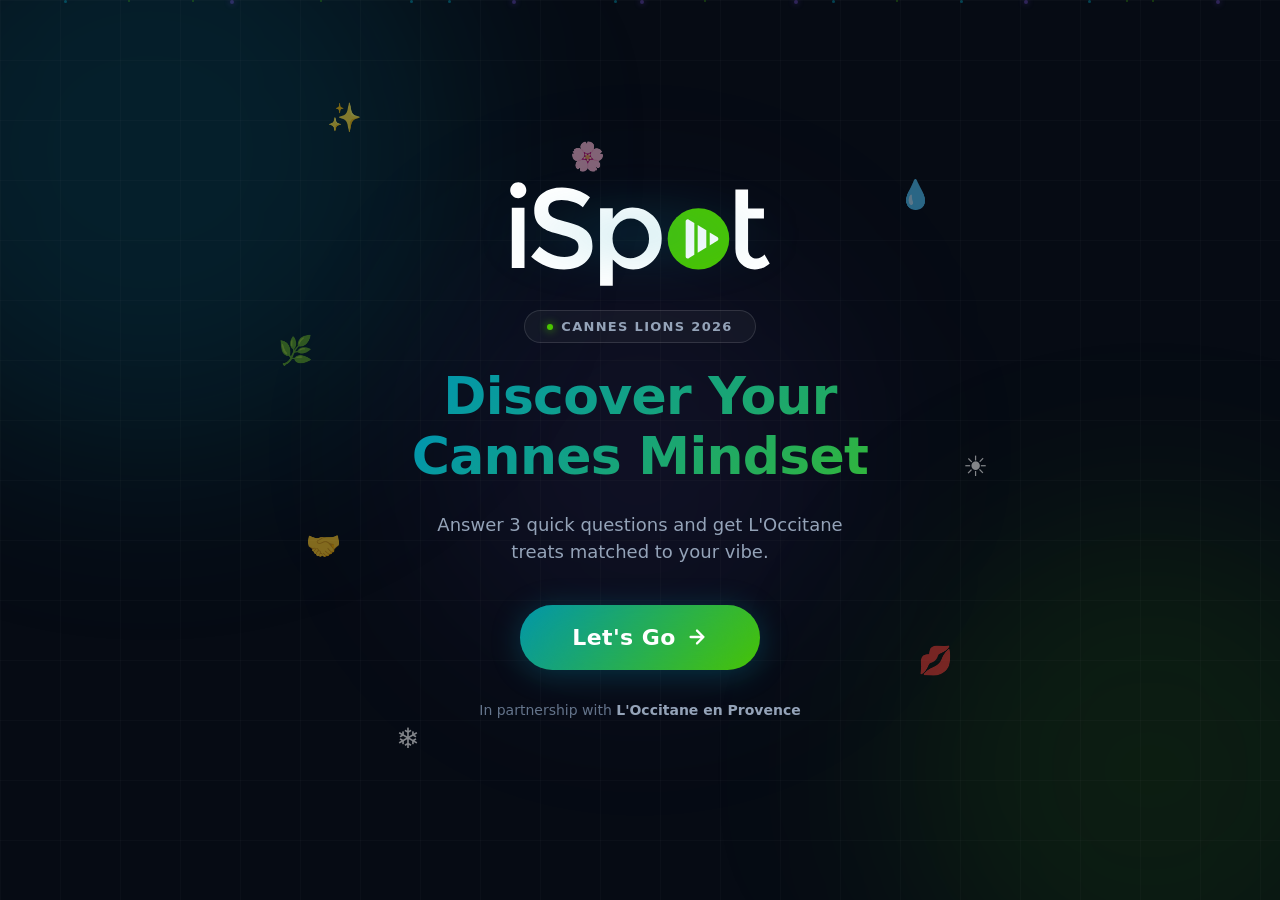
<file: index.html>
<!DOCTYPE html>
<html lang="en">
<head>
  <meta charset="UTF-8">
  <meta name="viewport" content="width=device-width, initial-scale=1, maximum-scale=1, user-scalable=no">
  <meta name="apple-mobile-web-app-capable" content="yes">
  <meta name="apple-mobile-web-app-status-bar-style" content="black-translucent">
  <meta name="apple-mobile-web-app-title" content="iSpot Cannes">
  <title>iSpot - Discover Your Cannes Mindset</title>
  <link rel="manifest" href="manifest.json">
  <link rel="apple-touch-icon" href="icon-192.png">
  <link rel="stylesheet" href="styles.css">
</head>
<body>
  <div class="app-container">
    <!-- Ambient background -->
    <div class="app-bg">
      <div class="bg-orb bg-orb--teal"></div>
      <div class="bg-orb bg-orb--green"></div>
      <div class="bg-orb bg-orb--purple"></div>
      <div class="bg-grid"></div>
      <div class="bg-particles">
        <span></span><span></span><span></span><span></span><span></span>
        <span></span><span></span><span></span><span></span><span></span>
        <span></span><span></span><span></span><span></span><span></span>
        <span></span><span></span><span></span><span></span><span></span>
      </div>
    </div>

    <!-- Confetti canvas (results) -->
    <canvas id="confetti-canvas"></canvas>

    <!-- ===== SCREEN 1: WELCOME ===== -->
    <section id="screen-welcome" class="screen screen--active">
      <div class="welcome-content">
        <!-- Floating emoji decorations -->
        <div class="welcome-floaters">
          <span class="floater">✨</span>
          <span class="floater">💧</span>
          <span class="floater">🤝</span>
          <span class="floater">💋</span>
          <span class="floater">🌿</span>
          <span class="floater">❄️</span>
          <span class="floater">🌸</span>
          <span class="floater">☀️</span>
        </div>

        <div class="welcome-logo" id="logo-tap-target">
          <img class="ispot-logo" src="iSpot-Logo_Light.svg" alt="iSpot">
          <div class="logo-glow"></div>
        </div>
        <div class="welcome-badge">
          <span class="badge-dot"></span>
          Cannes Lions 2026
        </div>
        <h1 class="welcome-title">
          <span class="title-line title-line--1">Discover Your</span>
          <span class="title-line title-line--2">Cannes Mindset</span>
        </h1>
        <p class="welcome-subtitle">Answer 3 quick questions and get L'Occitane treats matched to your vibe.</p>
        <button class="btn-start" id="btn-start">
          <span class="btn-start__text">Let's Go</span>
          <span class="btn-start__glow"></span>
          <span class="btn-start__shimmer"></span>
          <svg class="btn-start__arrow" viewBox="0 0 24 24" fill="none" stroke="currentColor" stroke-width="2.5" stroke-linecap="round" stroke-linejoin="round"><path d="M5 12h14M12 5l7 7-7 7"/></svg>
        </button>
        <div class="welcome-footer">
          In partnership with <strong>L'Occitane en Provence</strong>
        </div>
      </div>
    </section>

    <!-- ===== SCREEN 2: CONTACT INFO ===== -->
    <section id="screen-contact" class="screen">
      <div class="contact-content">
        <h2 class="contact-title">Tell us about yourself</h2>
        <p class="contact-subtitle">So we can personalize your experience</p>
        <form class="contact-form" id="contact-form" autocomplete="off">
          <div class="contact-row">
            <div class="contact-field">
              <label class="contact-label" for="contact-first">First Name</label>
              <input class="contact-input" type="text" id="contact-first" required placeholder="First name">
            </div>
            <div class="contact-field">
              <label class="contact-label" for="contact-last">Last Name</label>
              <input class="contact-input" type="text" id="contact-last" required placeholder="Last name">
            </div>
          </div>
          <div class="contact-row">
            <div class="contact-field">
              <label class="contact-label" for="contact-title">Title</label>
              <input class="contact-input" type="text" id="contact-title" required placeholder="Job title">
            </div>
            <div class="contact-field">
              <label class="contact-label" for="contact-company">Company</label>
              <input class="contact-input" type="text" id="contact-company" required placeholder="Company">
            </div>
          </div>
          <div class="contact-row">
            <div class="contact-field contact-field--full">
              <label class="contact-label" for="contact-email">Email</label>
              <input class="contact-input" type="email" id="contact-email" required placeholder="Email address">
            </div>
          </div>
          <button class="btn-start btn-contact-submit" type="submit" id="btn-contact-submit">
            <span class="btn-start__text">Start the Quiz</span>
            <span class="btn-start__glow"></span>
            <span class="btn-start__shimmer"></span>
            <svg class="btn-start__arrow" viewBox="0 0 24 24" fill="none" stroke="currentColor" stroke-width="2.5" stroke-linecap="round" stroke-linejoin="round"><path d="M5 12h14M12 5l7 7-7 7"/></svg>
          </button>
        </form>
      </div>
    </section>

    <!-- ===== SCREEN 3: QUESTIONS ===== -->
    <section id="screen-question" class="screen">
      <div class="question-layout">
        <header class="question-header">
          <img class="ispot-logo-sm" src="iSpot-Logo_Light.svg" alt="iSpot">
          <div class="progress-bar">
            <div class="progress-bar__fill" id="progress-fill"></div>
            <div class="progress-bar__shimmer"></div>
          </div>
          <div class="question-counter" id="question-counter">Q1 of 3</div>
        </header>

        <!-- Floating emoji for current question -->
        <div class="question-emoji" id="question-emoji"></div>

        <div class="question-body">
          <h2 class="question-text" id="question-text"></h2>
          <div class="answer-grid" id="answer-grid">
            <button class="answer-card" data-index="0">
              <span class="answer-card__emoji" id="answer-emoji-0"></span>
              <span class="answer-card__letter">A</span>
              <span class="answer-card__text" id="answer-0"></span>
              <span class="answer-card__check">
                <svg viewBox="0 0 24 24" fill="none" stroke="currentColor" stroke-width="3" stroke-linecap="round" stroke-linejoin="round"><polyline points="20 6 9 17 4 12"/></svg>
              </span>
            </button>
            <button class="answer-card" data-index="1">
              <span class="answer-card__emoji" id="answer-emoji-1"></span>
              <span class="answer-card__letter">B</span>
              <span class="answer-card__text" id="answer-1"></span>
              <span class="answer-card__check">
                <svg viewBox="0 0 24 24" fill="none" stroke="currentColor" stroke-width="3" stroke-linecap="round" stroke-linejoin="round"><polyline points="20 6 9 17 4 12"/></svg>
              </span>
            </button>
            <button class="answer-card" data-index="2">
              <span class="answer-card__emoji" id="answer-emoji-2"></span>
              <span class="answer-card__letter">C</span>
              <span class="answer-card__text" id="answer-2"></span>
              <span class="answer-card__check">
                <svg viewBox="0 0 24 24" fill="none" stroke="currentColor" stroke-width="3" stroke-linecap="round" stroke-linejoin="round"><polyline points="20 6 9 17 4 12"/></svg>
              </span>
            </button>
          </div>
        </div>

        <footer class="question-footer">
          <span class="partnership-text">Samples by L'Occitane en Provence</span>
        </footer>
      </div>
    </section>

    <!-- ===== SCREEN 4: ANALYZING ===== -->
    <section id="screen-analyzing" class="screen">
      <div class="analyzing-content">
        <div class="analyzing-orb">
          <div class="analyzing-orb__core"></div>
          <div class="analyzing-orb__ring analyzing-orb__ring--1"></div>
          <div class="analyzing-orb__ring analyzing-orb__ring--2"></div>
          <div class="analyzing-orb__ring analyzing-orb__ring--3"></div>
          <div class="analyzing-orb__particles">
            <span></span><span></span><span></span><span></span>
            <span></span><span></span><span></span><span></span>
          </div>
        </div>
        <p class="analyzing-text" id="analyzing-text">Sage is reading your vibe...</p>
        <div class="analyzing-bar">
          <div class="analyzing-bar__fill" id="analyzing-bar-fill"></div>
        </div>
      </div>
    </section>

    <!-- ===== SCREEN 5: RESULTS ===== -->
    <section id="screen-results" class="screen">
      <div class="results-content">
        <div class="results-sparkles">
          <span></span><span></span><span></span><span></span><span></span>
          <span></span><span></span><span></span><span></span><span></span>
        </div>

        <div class="results-header">
          <p class="results-label">Sage says your Cannes mindset is...</p>
          <h2 class="results-archetype-name" id="results-archetype-name"></h2>
          <p class="results-archetype-desc" id="results-archetype-desc"></p>
        </div>

        <div class="results-products-label">Your L'Occitane Samples</div>
        <div class="results-product-list" id="results-product-list"></div>

        <div class="results-footer">
          <p class="results-collect">
            <span class="collect-icon">
              <svg viewBox="0 0 24 24" fill="none" stroke="currentColor" stroke-width="2" stroke-linecap="round" stroke-linejoin="round"><path d="M12 2L2 7l10 5 10-5-10-5z"/><path d="M2 17l10 5 10-5"/><path d="M2 12l10 5 10-5"/></svg>
            </span>
            Show this screen to collect your samples
          </p>
          <div class="results-branding">
            <span>Powered by <strong>iSpot</strong></span>
            <span class="results-divider">|</span>
            <span>Samples by <strong>L'Occitane en Provence</strong></span>
          </div>
        </div>
      </div>
    </section>
  </div>

  <script src="app.js"></script>
  <script>
    if ('serviceWorker' in navigator) {
      navigator.serviceWorker.register('./sw.js').then(reg => {
        reg.addEventListener('updatefound', () => {
          const newWorker = reg.installing;
          if (newWorker) {
            newWorker.addEventListener('statechange', () => {
              if (newWorker.state === 'activated') {
                window.location.reload();
              }
            });
          }
        });
      }).catch(() => {});
    }
  </script>
</body>
</html>
</file>
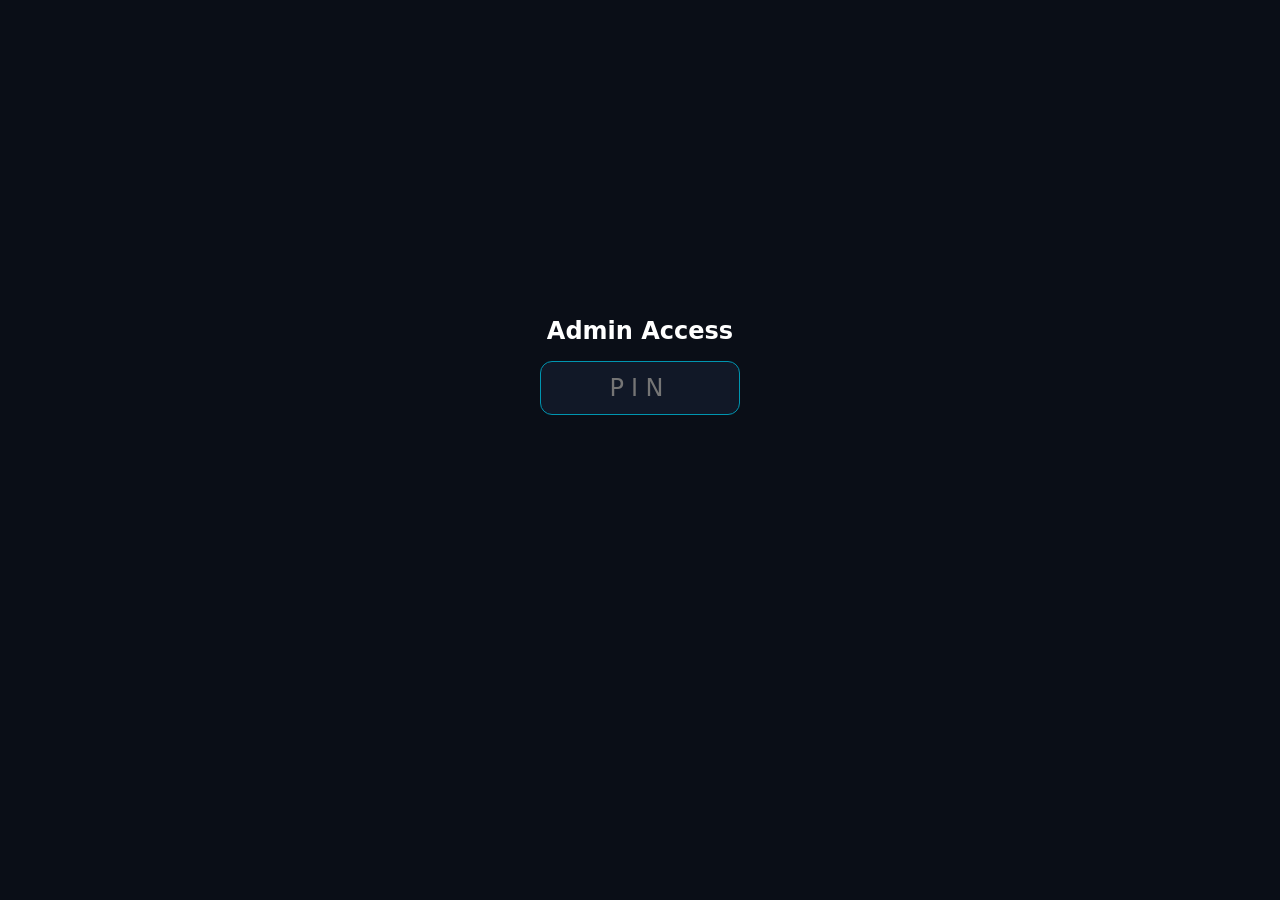
<file: admin.html>
<!DOCTYPE html>
<html lang="en">
<head>
  <meta charset="UTF-8">
  <meta name="viewport" content="width=device-width, initial-scale=1">
  <title>iSpot Cannes — Admin Dashboard</title>
  <link rel="manifest" href="manifest.json">
  <style>
    :root {
      --color-bg: #0A0E17;
      --color-surface: #111827;
      --color-surface-alt: #1E293B;
      --color-primary: #0095B0;
      --color-accent: #4AC500;
      --color-gold: #D4A853;
      --color-text: #FFFFFF;
      --color-text-secondary: #94A3B8;
      --color-text-dim: #64748B;
      --color-danger: #EF4444;
      --gradient-primary: linear-gradient(135deg, #0095B0, #4AC500);
      --font: -apple-system, BlinkMacSystemFont, 'SF Pro Display', system-ui, sans-serif;
      --radius: 12px;
    }

    * { margin: 0; padding: 0; box-sizing: border-box; }

    body {
      font-family: var(--font);
      background: var(--color-bg);
      color: var(--color-text);
      min-height: 100vh;
      padding: 24px;
    }

    /* --- PIN Gate --- */
    .pin-gate {
      display: flex;
      flex-direction: column;
      align-items: center;
      justify-content: center;
      min-height: 80vh;
      gap: 16px;
    }

    .pin-gate h2 {
      font-size: 24px;
      font-weight: 600;
    }

    .pin-gate input {
      width: 200px;
      padding: 12px 20px;
      font-size: 24px;
      text-align: center;
      letter-spacing: 0.3em;
      background: var(--color-surface);
      border: 1.5px solid rgba(255,255,255,0.1);
      border-radius: var(--radius);
      color: var(--color-text);
      font-family: var(--font);
      outline: none;
      -webkit-text-security: disc;
    }

    .pin-gate input:focus {
      border-color: var(--color-primary);
    }

    .pin-error {
      color: var(--color-danger);
      font-size: 14px;
      height: 20px;
    }

    /* --- Dashboard --- */
    .dashboard { display: none; }
    .dashboard.active { display: block; }

    .dash-header {
      display: flex;
      justify-content: space-between;
      align-items: center;
      margin-bottom: 32px;
    }

    .dash-header h1 {
      font-size: 28px;
      font-weight: 700;
    }

    .dash-header h1 span {
      background: var(--gradient-primary);
      -webkit-background-clip: text;
      -webkit-text-fill-color: transparent;
      background-clip: text;
    }

    .dash-updated {
      font-size: 13px;
      color: var(--color-text-dim);
    }

    .back-link {
      color: var(--color-primary);
      text-decoration: none;
      font-size: 14px;
      font-weight: 500;
    }

    /* --- Stats Cards --- */
    .stats-row {
      display: grid;
      grid-template-columns: repeat(4, 1fr);
      gap: 16px;
      margin-bottom: 32px;
    }

    .stat-card {
      background: var(--color-surface);
      border: 1px solid rgba(255,255,255,0.06);
      border-radius: var(--radius);
      padding: 20px;
    }

    .stat-card__label {
      font-size: 13px;
      font-weight: 500;
      color: var(--color-text-dim);
      text-transform: uppercase;
      letter-spacing: 0.05em;
      margin-bottom: 8px;
    }

    .stat-card__value {
      font-size: 36px;
      font-weight: 700;
      letter-spacing: -0.02em;
    }

    .stat-card__sub {
      font-size: 13px;
      color: var(--color-text-secondary);
      margin-top: 4px;
    }

    /* --- Sections --- */
    .section {
      margin-bottom: 32px;
    }

    .section h2 {
      font-size: 18px;
      font-weight: 600;
      margin-bottom: 16px;
      color: var(--color-text-secondary);
    }

    /* --- Archetype Distribution --- */
    .dist-list {
      display: flex;
      flex-direction: column;
      gap: 12px;
    }

    .dist-item {
      display: flex;
      align-items: center;
      gap: 16px;
    }

    .dist-item__name {
      width: 200px;
      font-size: 14px;
      font-weight: 500;
      flex-shrink: 0;
    }

    .dist-item__bar-bg {
      flex: 1;
      height: 28px;
      background: var(--color-surface);
      border-radius: 6px;
      overflow: hidden;
      position: relative;
    }

    .dist-item__bar-fill {
      height: 100%;
      border-radius: 6px;
      transition: width 600ms cubic-bezier(0.16, 1, 0.3, 1);
      min-width: 2px;
    }

    .dist-item__count {
      width: 80px;
      text-align: right;
      font-size: 14px;
      font-weight: 600;
      flex-shrink: 0;
    }

    .dist-item__pct {
      color: var(--color-text-dim);
      font-weight: 400;
      margin-left: 4px;
    }

    /* --- Answer Breakdown --- */
    .question-breakdown {
      background: var(--color-surface);
      border: 1px solid rgba(255,255,255,0.06);
      border-radius: var(--radius);
      padding: 20px;
      margin-bottom: 16px;
    }

    .question-breakdown h3 {
      font-size: 15px;
      font-weight: 600;
      margin-bottom: 12px;
      color: var(--color-text);
    }

    .qb-option {
      display: flex;
      align-items: center;
      gap: 12px;
      margin-bottom: 8px;
    }

    .qb-option__letter {
      width: 24px;
      height: 24px;
      border-radius: 4px;
      background: rgba(255,255,255,0.06);
      display: flex;
      align-items: center;
      justify-content: center;
      font-size: 12px;
      font-weight: 700;
      color: var(--color-text-secondary);
      flex-shrink: 0;
    }

    .qb-option__bar-bg {
      flex: 1;
      height: 20px;
      background: var(--color-surface-alt);
      border-radius: 4px;
      overflow: hidden;
    }

    .qb-option__bar-fill {
      height: 100%;
      background: var(--gradient-primary);
      border-radius: 4px;
      transition: width 600ms cubic-bezier(0.16, 1, 0.3, 1);
      min-width: 2px;
    }

    .qb-option__count {
      width: 40px;
      text-align: right;
      font-size: 13px;
      font-weight: 500;
      color: var(--color-text-secondary);
      flex-shrink: 0;
    }

    /* --- Recent Sessions Table --- */
    .table-wrap {
      background: var(--color-surface);
      border: 1px solid rgba(255,255,255,0.06);
      border-radius: var(--radius);
      overflow: hidden;
      max-height: 400px;
      overflow-y: auto;
    }

    table {
      width: 100%;
      border-collapse: collapse;
      font-size: 13px;
    }

    thead {
      position: sticky;
      top: 0;
      background: var(--color-surface-alt);
      z-index: 1;
    }

    th {
      text-align: left;
      padding: 12px 16px;
      font-weight: 600;
      color: var(--color-text-dim);
      text-transform: uppercase;
      letter-spacing: 0.05em;
      font-size: 11px;
    }

    td {
      padding: 10px 16px;
      border-top: 1px solid rgba(255,255,255,0.04);
      color: var(--color-text-secondary);
    }

    tr:hover td {
      background: rgba(255,255,255,0.02);
    }

    .td-archetype {
      color: var(--color-text);
      font-weight: 500;
    }

    /* --- Action Buttons --- */
    .actions {
      display: flex;
      gap: 12px;
      margin-bottom: 32px;
    }

    .btn {
      padding: 10px 24px;
      border: none;
      border-radius: 8px;
      font-family: var(--font);
      font-size: 14px;
      font-weight: 600;
      cursor: pointer;
      transition: opacity 150ms ease;
    }

    .btn:active { opacity: 0.7; }

    .btn--primary {
      background: var(--gradient-primary);
      color: white;
    }

    .btn--secondary {
      background: var(--color-surface-alt);
      color: var(--color-text-secondary);
      border: 1px solid rgba(255,255,255,0.1);
    }

    .btn--danger {
      background: rgba(239, 68, 68, 0.15);
      color: var(--color-danger);
      border: 1px solid rgba(239, 68, 68, 0.3);
    }

    /* --- Clear Confirmation --- */
    .clear-confirm {
      display: none;
      align-items: center;
      gap: 12px;
      margin-top: 12px;
    }

    .clear-confirm.active { display: flex; }

    .clear-confirm input {
      padding: 8px 16px;
      background: var(--color-surface);
      border: 1px solid rgba(239, 68, 68, 0.3);
      border-radius: 8px;
      color: var(--color-text);
      font-family: var(--font);
      font-size: 14px;
      outline: none;
      width: 180px;
    }

    .clear-confirm span {
      font-size: 13px;
      color: var(--color-text-dim);
    }

    /* --- Empty State --- */
    .empty-state {
      text-align: center;
      padding: 48px;
      color: var(--color-text-dim);
      font-size: 16px;
    }
  </style>
</head>
<body>

  <!-- PIN Gate -->
  <div class="pin-gate" id="pin-gate">
    <h2>Admin Access</h2>
    <input type="tel" id="pin-input" maxlength="4" placeholder="PIN" autofocus>
    <p class="pin-error" id="pin-error"></p>
  </div>

  <!-- Dashboard -->
  <div class="dashboard" id="dashboard">
    <div class="dash-header">
      <div>
        <h1><span>iSpot</span> Cannes Admin</h1>
        <p class="dash-updated" id="last-updated"></p>
      </div>
      <a href="index.html" class="back-link">&larr; Back to Quiz</a>
    </div>

    <!-- Stats -->
    <div class="stats-row" id="stats-row"></div>

    <!-- Actions -->
    <div class="actions">
      <button class="btn btn--primary" id="btn-refresh">Refresh</button>
      <button class="btn btn--secondary" id="btn-export-csv">Export CSV</button>
      <button class="btn btn--secondary" id="btn-export-json">Export JSON</button>
      <button class="btn btn--danger" id="btn-clear">Clear All Data</button>
    </div>
    <div class="clear-confirm" id="clear-confirm">
      <span>Type CLEAR to confirm:</span>
      <input type="text" id="clear-input" placeholder="CLEAR">
      <button class="btn btn--danger" id="btn-clear-confirm">Confirm</button>
    </div>

    <!-- Archetype Distribution -->
    <div class="section">
      <h2>Archetype Distribution</h2>
      <div class="dist-list" id="dist-list"></div>
    </div>

    <!-- Answer Breakdown -->
    <div class="section">
      <h2>Answer Breakdown</h2>
      <div id="answer-breakdown"></div>
    </div>

    <!-- Recent Sessions -->
    <div class="section">
      <h2>Recent Sessions</h2>
      <div class="table-wrap" id="sessions-table"></div>
    </div>
  </div>

  <script>
    (function () {
      'use strict';

      const STORAGE_KEY = 'ispot_cannes_2026';
      const PIN = '2026';

      const ARCHETYPE_NAMES = {
        glowGetter: 'The Glow Getter',
        powerNetworker: 'The Power Networker',
        recharger: 'The Recharger'
      };

      const ARCHETYPE_COLORS = {
        glowGetter: '#5BA4CF',
        powerNetworker: '#D4A853',
        recharger: '#9B8EC4'
      };

      const ARCHETYPE_KEYS = Object.keys(ARCHETYPE_NAMES);

      const QUESTIONS = [
        {
          text: "First morning in Cannes — opening move?",
          options: ['Mirror check, camera-ready', 'Espresso + working the room', 'Slow start, ocean breeze']
        },
        {
          text: "After a 3-hour session — recharging how?",
          options: ['Quick refresh / touch-up', 'Drinks with new friends', 'Quiet corner to decompress']
        },
        {
          text: "Last night of Cannes?",
          options: ['Recommended dinner', 'Biggest party of the week', 'Face mask + room service']
        }
      ];

      // --- PIN Gate ---
      const pinInput = document.getElementById('pin-input');
      const pinError = document.getElementById('pin-error');

      pinInput.addEventListener('input', function () {
        pinError.textContent = '';
        if (this.value.length === 4) {
          if (this.value === PIN) {
            document.getElementById('pin-gate').style.display = 'none';
            document.getElementById('dashboard').classList.add('active');
            renderDashboard();
          } else {
            pinError.textContent = 'Incorrect PIN';
            this.value = '';
          }
        }
      });

      // --- Data ---
      function loadData() {
        try {
          const raw = localStorage.getItem(STORAGE_KEY);
          if (!raw) return null;
          const data = JSON.parse(raw);
          // Ensure archetypeCounts exists (migration from v1)
          if (!data.archetypeCounts) {
            data.archetypeCounts = { glowGetter: 0, powerNetworker: 0, recharger: 0 };
          }
          return data;
        } catch {
          return null;
        }
      }

      // --- Render Dashboard ---
      function renderDashboard() {
        const data = loadData();
        document.getElementById('last-updated').textContent = 'Updated: ' + new Date().toLocaleTimeString();

        if (!data || data.totalParticipants === 0) {
          renderEmpty();
          return;
        }

        renderStats(data);
        renderDistribution(data);
        renderAnswerBreakdown(data);
        renderSessions(data);
      }

      function renderEmpty() {
        document.getElementById('stats-row').innerHTML = '';
        document.getElementById('dist-list').innerHTML = '<div class="empty-state">No data yet. Complete a quiz to see stats.</div>';
        document.getElementById('answer-breakdown').innerHTML = '';
        document.getElementById('sessions-table').innerHTML = '';
      }

      function renderStats(data) {
        const total = data.totalParticipants;
        const avgDuration = data.sessions.length > 0
          ? Math.round(data.sessions.reduce((s, sess) => s + (sess.durationMs || 0), 0) / data.sessions.length / 1000)
          : 0;

        const counts = data.archetypeCounts || {};
        const mostPopular = ARCHETYPE_KEYS.reduce((a, b) =>
          (counts[a] || 0) >= (counts[b] || 0) ? a : b
        );
        const leastDistributed = ARCHETYPE_KEYS.reduce((a, b) =>
          (counts[a] || 0) <= (counts[b] || 0) ? a : b
        );

        document.getElementById('stats-row').innerHTML = `
          <div class="stat-card">
            <div class="stat-card__label">Total Participants</div>
            <div class="stat-card__value">${total}</div>
            <div class="stat-card__sub">${total * 2} samples given</div>
          </div>
          <div class="stat-card">
            <div class="stat-card__label">Avg. Duration</div>
            <div class="stat-card__value">${avgDuration}s</div>
            <div class="stat-card__sub">per quiz session</div>
          </div>
          <div class="stat-card">
            <div class="stat-card__label">Most Popular</div>
            <div class="stat-card__value" style="font-size:22px">${ARCHETYPE_NAMES[mostPopular]}</div>
            <div class="stat-card__sub">${counts[mostPopular] || 0} matched</div>
          </div>
          <div class="stat-card">
            <div class="stat-card__label">Least Distributed</div>
            <div class="stat-card__value" style="font-size:22px">${ARCHETYPE_NAMES[leastDistributed]}</div>
            <div class="stat-card__sub">${counts[leastDistributed] || 0} matched</div>
          </div>
        `;
      }

      function renderDistribution(data) {
        const counts = data.archetypeCounts || {};
        const maxCount = Math.max(...ARCHETYPE_KEYS.map(k => counts[k] || 0), 1);
        const totalSamples = ARCHETYPE_KEYS.reduce((s, k) => s + (counts[k] || 0), 0) || 1;

        document.getElementById('dist-list').innerHTML = ARCHETYPE_KEYS.map(key => {
          const count = counts[key] || 0;
          const pct = Math.round((count / totalSamples) * 100);
          const width = Math.round((count / maxCount) * 100);
          return `
            <div class="dist-item">
              <span class="dist-item__name">${ARCHETYPE_NAMES[key]}</span>
              <div class="dist-item__bar-bg">
                <div class="dist-item__bar-fill" style="width:${width}%;background:${ARCHETYPE_COLORS[key]}"></div>
              </div>
              <span class="dist-item__count">${count}<span class="dist-item__pct"> (${pct}%)</span></span>
            </div>
          `;
        }).join('');
      }

      function renderAnswerBreakdown(data) {
        const container = document.getElementById('answer-breakdown');
        const sessions = data.sessions;

        container.innerHTML = QUESTIONS.map((q, qi) => {
          const counts = [0, 0, 0];
          sessions.forEach(s => {
            if (s.answers && s.answers[qi] !== undefined) {
              counts[s.answers[qi]]++;
            }
          });
          const maxCount = Math.max(...counts, 1);

          return `
            <div class="question-breakdown">
              <h3>Q${qi + 1}: ${q.text}</h3>
              ${q.options.map((opt, oi) => `
                <div class="qb-option">
                  <span class="qb-option__letter">${String.fromCharCode(65 + oi)}</span>
                  <div class="qb-option__bar-bg">
                    <div class="qb-option__bar-fill" style="width:${Math.round((counts[oi] / maxCount) * 100)}%"></div>
                  </div>
                  <span class="qb-option__count">${counts[oi]}</span>
                </div>
              `).join('')}
            </div>
          `;
        }).join('');
      }

      function renderSessions(data) {
        const sessions = data.sessions.slice(-50).reverse();
        if (sessions.length === 0) {
          document.getElementById('sessions-table').innerHTML = '<div class="empty-state">No sessions recorded yet.</div>';
          return;
        }

        document.getElementById('sessions-table').innerHTML = `
          <table>
            <thead>
              <tr>
                <th>#</th>
                <th>Time</th>
                <th>Name</th>
                <th>Email</th>
                <th>Title</th>
                <th>Company</th>
                <th>Answers</th>
                <th>Archetype</th>
                <th>Duration</th>
              </tr>
            </thead>
            <tbody>
              ${sessions.map((s, i) => {
                const contact = s.contact || {};
                const name = [contact.firstName, contact.lastName].filter(Boolean).join(' ') || '—';
                const email = contact.email || '—';
                const title = contact.title || '—';
                const company = contact.company || '—';
                const archetype = s.result ? (ARCHETYPE_NAMES[s.result] || s.result) : ((s.results || []).join(' + '));
                return `
                  <tr>
                    <td>${data.sessions.length - i}</td>
                    <td>${new Date(s.timestamp).toLocaleString()}</td>
                    <td>${escapeHtml(name)}</td>
                    <td>${escapeHtml(email)}</td>
                    <td>${escapeHtml(title)}</td>
                    <td>${escapeHtml(company)}</td>
                    <td>${(s.answers || []).map(a => String.fromCharCode(65 + a)).join(', ')}</td>
                    <td class="td-archetype">${archetype}</td>
                    <td>${s.durationMs ? Math.round(s.durationMs / 1000) + 's' : '—'}</td>
                  </tr>
                `;
              }).join('')}
            </tbody>
          </table>
        `;
      }

      function escapeHtml(str) {
        const div = document.createElement('div');
        div.textContent = str;
        return div.innerHTML;
      }

      // --- Actions ---
      document.getElementById('btn-refresh').addEventListener('click', renderDashboard);

      document.getElementById('btn-export-csv').addEventListener('click', function () {
        const data = loadData();
        if (!data || data.sessions.length === 0) return alert('No data to export.');

        const headers = ['ID', 'Timestamp', 'First Name', 'Last Name', 'Email', 'Title', 'Company', 'Q1', 'Q2', 'Q3', 'Archetype', 'Duration (s)'];
        const rows = data.sessions.map(s => {
          const contact = s.contact || {};
          const archetype = s.result ? (ARCHETYPE_NAMES[s.result] || s.result) : ((s.results || []).join(' + '));
          return [
            s.id,
            s.timestamp,
            contact.firstName || '',
            contact.lastName || '',
            contact.email || '',
            contact.title || '',
            contact.company || '',
            ...((s.answers || []).map((a, qi) => QUESTIONS[qi] ? QUESTIONS[qi].options[a] : a)),
            archetype,
            s.durationMs ? Math.round(s.durationMs / 1000) : ''
          ];
        });

        const csv = [headers, ...rows].map(row =>
          row.map(cell => '"' + String(cell).replace(/"/g, '""') + '"').join(',')
        ).join('\n');

        downloadFile(csv, 'ispot-cannes-data.csv', 'text/csv');
      });

      document.getElementById('btn-export-json').addEventListener('click', function () {
        const data = loadData();
        if (!data) return alert('No data to export.');
        downloadFile(JSON.stringify(data, null, 2), 'ispot-cannes-data.json', 'application/json');
      });

      function downloadFile(content, filename, type) {
        const blob = new Blob([content], { type });
        const url = URL.createObjectURL(blob);
        const a = document.createElement('a');
        a.href = url;
        a.download = filename;
        document.body.appendChild(a);
        a.click();
        document.body.removeChild(a);
        URL.revokeObjectURL(url);
      }

      // --- Clear Data ---
      document.getElementById('btn-clear').addEventListener('click', function () {
        document.getElementById('clear-confirm').classList.toggle('active');
        document.getElementById('clear-input').value = '';
        document.getElementById('clear-input').focus();
      });

      document.getElementById('btn-clear-confirm').addEventListener('click', function () {
        const input = document.getElementById('clear-input');
        if (input.value.trim().toUpperCase() === 'CLEAR') {
          localStorage.removeItem(STORAGE_KEY);
          document.getElementById('clear-confirm').classList.remove('active');
          renderDashboard();
        } else {
          input.value = '';
          input.placeholder = 'Type CLEAR';
          input.focus();
        }
      });

    })();
  </script>
  <script>
    if ('serviceWorker' in navigator) {
      navigator.serviceWorker.register('./sw.js').catch(() => {});
    }
  </script>
</body>
</html>
</file>
<file: styles.css>
/* ============================================================
   iSpot Cannes Lions 2026 — Quiz App Styles
   ULTRA EDITION — More animations, more fun, more WOW
   ============================================================ */

/* --- Design Tokens --- */
:root {
  --color-bg: #060B14;
  --color-surface: rgba(17, 24, 39, 0.85);
  --color-surface-solid: #111827;
  --color-surface-hover: #1E293B;
  --color-surface-active: #2A3548;
  --color-primary: #0095B0;
  --color-accent: #4AC500;
  --color-gold: #D4A853;
  --color-warm: #F5E6D0;
  --color-purple: #8B5CF6;
  --color-pink: #EC4899;
  --color-text: #FFFFFF;
  --color-text-secondary: #94A3B8;
  --color-text-dim: #64748B;
  --gradient-primary: linear-gradient(135deg, #0095B0, #4AC500);
  --gradient-vivid: linear-gradient(135deg, #0095B0, #4AC500, #8B5CF6);
  --gradient-warm: linear-gradient(135deg, #D4A853, #EC4899);

  /* Typography */
  --font-display: -apple-system, BlinkMacSystemFont, 'SF Pro Display', system-ui, sans-serif;
  --font-body: -apple-system, BlinkMacSystemFont, 'SF Pro Text', system-ui, sans-serif;

  /* Spacing */
  --space-xs: 4px;
  --space-sm: 8px;
  --space-md: 16px;
  --space-lg: 24px;
  --space-xl: 40px;
  --space-2xl: 64px;

  /* Borders */
  --radius-sm: 8px;
  --radius-md: 12px;
  --radius-lg: 20px;
  --radius-xl: 28px;
  --radius-full: 9999px;

  /* Shadows */
  --shadow-card: 0 4px 30px rgba(0,0,0,0.5);
  --shadow-glow-teal: 0 0 40px rgba(0,149,176,0.3);
  --shadow-glow-green: 0 0 40px rgba(74,197,0,0.25);

  /* Animation */
  --ease-out-expo: cubic-bezier(0.16, 1, 0.3, 1);
  --ease-out-back: cubic-bezier(0.34, 1.56, 0.64, 1);
  --ease-in-out: cubic-bezier(0.65, 0, 0.35, 1);
  --ease-spring: cubic-bezier(0.175, 0.885, 0.32, 1.275);
  --duration-fast: 200ms;
  --duration-normal: 400ms;
  --duration-slow: 800ms;
  --duration-reveal: 1200ms;
}

/* --- Reset & Base --- */
*, *::before, *::after {
  margin: 0;
  padding: 0;
  box-sizing: border-box;
  -webkit-touch-callout: none;
  -webkit-user-select: none;
  user-select: none;
  -webkit-tap-highlight-color: transparent;
}

html, body {
  position: fixed;
  overflow: hidden;
  width: 100%;
  height: 100%;
  overscroll-behavior: none;
  -webkit-overflow-scrolling: touch;
  touch-action: manipulation;
  font-family: var(--font-body);
  background: var(--color-bg);
  color: var(--color-text);
}

/* --- App Container --- */
.app-container {
  position: relative;
  width: 100%;
  height: 100%;
  overflow: hidden;
}

/* --- Confetti Canvas --- */
#confetti-canvas {
  position: fixed;
  inset: 0;
  z-index: 100;
  pointer-events: none;
}

/* ============================================================
   AMBIENT BACKGROUND — Much more alive
   ============================================================ */
.app-bg {
  position: fixed;
  inset: 0;
  z-index: 0;
  pointer-events: none;
}

.bg-orb {
  position: absolute;
  border-radius: 50%;
  filter: blur(100px);
  animation: orbFloat 15s ease-in-out infinite;
}

.bg-orb--teal {
  width: 600px;
  height: 600px;
  background: rgba(0, 149, 176, 0.15);
  top: -150px;
  left: -150px;
}

.bg-orb--green {
  width: 500px;
  height: 500px;
  background: rgba(74, 197, 0, 0.1);
  bottom: -120px;
  right: -120px;
  animation-delay: -5s;
}

.bg-orb--purple {
  width: 400px;
  height: 400px;
  background: rgba(139, 92, 246, 0.08);
  top: 50%;
  left: 50%;
  transform: translate(-50%, -50%);
  animation-delay: -10s;
}

@keyframes orbFloat {
  0%, 100% { transform: translate(0, 0) scale(1); }
  25% { transform: translate(40px, -30px) scale(1.1); }
  50% { transform: translate(-20px, 20px) scale(0.9); }
  75% { transform: translate(30px, 10px) scale(1.05); }
}

/* Subtle grid overlay */
.bg-grid {
  position: absolute;
  inset: 0;
  background-image:
    linear-gradient(rgba(255,255,255,0.02) 1px, transparent 1px),
    linear-gradient(90deg, rgba(255,255,255,0.02) 1px, transparent 1px);
  background-size: 60px 60px;
  animation: gridShift 20s linear infinite;
}

@keyframes gridShift {
  0% { transform: translate(0, 0); }
  100% { transform: translate(60px, 60px); }
}

/* Floating particles */
.bg-particles {
  position: absolute;
  inset: 0;
}

.bg-particles span {
  position: absolute;
  border-radius: 50%;
  animation: particleFloat linear infinite;
}

.bg-particles span:nth-child(odd) {
  width: 3px; height: 3px;
  background: rgba(0, 149, 176, 0.4);
}
.bg-particles span:nth-child(even) {
  width: 2px; height: 2px;
  background: rgba(74, 197, 0, 0.3);
}
.bg-particles span:nth-child(3n) {
  width: 4px; height: 4px;
  background: rgba(139, 92, 246, 0.3);
  box-shadow: 0 0 6px rgba(139, 92, 246, 0.4);
}

.bg-particles span:nth-child(1)  { left: 5%;  animation-duration: 12s; animation-delay: 0s; }
.bg-particles span:nth-child(2)  { left: 10%; animation-duration: 16s; animation-delay: -2s; }
.bg-particles span:nth-child(3)  { left: 18%; animation-duration: 14s; animation-delay: -5s; }
.bg-particles span:nth-child(4)  { left: 25%; animation-duration: 18s; animation-delay: -1s; }
.bg-particles span:nth-child(5)  { left: 32%; animation-duration: 11s; animation-delay: -7s; }
.bg-particles span:nth-child(6)  { left: 40%; animation-duration: 15s; animation-delay: -3s; }
.bg-particles span:nth-child(7)  { left: 48%; animation-duration: 13s; animation-delay: -8s; }
.bg-particles span:nth-child(8)  { left: 55%; animation-duration: 17s; animation-delay: -4s; }
.bg-particles span:nth-child(9)  { left: 62%; animation-duration: 12s; animation-delay: -6s; }
.bg-particles span:nth-child(10) { left: 70%; animation-duration: 19s; animation-delay: -2s; }
.bg-particles span:nth-child(11) { left: 75%; animation-duration: 14s; animation-delay: -9s; }
.bg-particles span:nth-child(12) { left: 80%; animation-duration: 16s; animation-delay: -1s; }
.bg-particles span:nth-child(13) { left: 85%; animation-duration: 11s; animation-delay: -5s; }
.bg-particles span:nth-child(14) { left: 90%; animation-duration: 18s; animation-delay: -3s; }
.bg-particles span:nth-child(15) { left: 95%; animation-duration: 13s; animation-delay: -7s; }
.bg-particles span:nth-child(16) { left: 15%; animation-duration: 20s; animation-delay: -10s; }
.bg-particles span:nth-child(17) { left: 35%; animation-duration: 15s; animation-delay: -12s; }
.bg-particles span:nth-child(18) { left: 50%; animation-duration: 17s; animation-delay: -8s; }
.bg-particles span:nth-child(19) { left: 65%; animation-duration: 14s; animation-delay: -11s; }
.bg-particles span:nth-child(20) { left: 88%; animation-duration: 16s; animation-delay: -6s; }

@keyframes particleFloat {
  0%   { bottom: -5%; opacity: 0; transform: translateX(0); }
  5%   { opacity: 1; }
  50%  { transform: translateX(30px); }
  95%  { opacity: 1; }
  100% { bottom: 105%; opacity: 0; transform: translateX(-20px); }
}

/* --- Screens --- */
.screen {
  position: absolute;
  inset: 0;
  z-index: 1;
  display: flex;
  align-items: center;
  justify-content: center;
  opacity: 0;
  transform: translateY(30px) scale(0.98);
  transition: opacity 500ms var(--ease-out-expo),
              transform 500ms var(--ease-out-expo);
  pointer-events: none;
  will-change: opacity, transform;
}

.screen--active {
  opacity: 1;
  transform: translateY(0) scale(1);
  pointer-events: auto;
}

.screen--exiting {
  opacity: 0;
  transform: translateY(-30px) scale(0.98);
  pointer-events: none;
}

/* ============================================================
   WELCOME SCREEN — Centered, alive, inviting
   ============================================================ */
.welcome-content {
  display: flex;
  flex-direction: column;
  align-items: center;
  text-align: center;
  gap: var(--space-lg);
  position: relative;
}

/* Floating emoji decorations */
.welcome-floaters {
  position: absolute;
  inset: -120px;
  pointer-events: none;
}

.floater {
  position: absolute;
  font-size: 28px;
  animation: floaterDance 6s ease-in-out infinite;
  opacity: 0.5;
  filter: blur(0.5px);
}

.floater:nth-child(1) { top: 5%;  left: 5%;  animation-delay: 0s;    animation-duration: 7s; }
.floater:nth-child(2) { top: 15%; right: 8%; animation-delay: -1s;   animation-duration: 5s; }
.floater:nth-child(3) { top: 60%; left: 2%;  animation-delay: -2.5s; animation-duration: 8s; }
.floater:nth-child(4) { top: 75%; right: 5%; animation-delay: -0.5s; animation-duration: 6s; }
.floater:nth-child(5) { top: 35%; left: -2%; animation-delay: -3s;   animation-duration: 7.5s; }
.floater:nth-child(6) { top: 85%; left: 15%; animation-delay: -4s;   animation-duration: 5.5s; }
.floater:nth-child(7) { top: 10%; left: 40%; animation-delay: -1.5s; animation-duration: 6.5s; }
.floater:nth-child(8) { top: 50%; right: 0%; animation-delay: -2s;   animation-duration: 8.5s; }

@keyframes floaterDance {
  0%, 100% { transform: translateY(0) rotate(0deg) scale(1); }
  25% { transform: translateY(-15px) rotate(10deg) scale(1.1); }
  50% { transform: translateY(5px) rotate(-5deg) scale(0.95); }
  75% { transform: translateY(-10px) rotate(8deg) scale(1.05); }
}

/* Logo — centered with glow */
.welcome-logo {
  cursor: pointer;
  position: relative;
  display: flex;
  align-items: center;
  justify-content: center;
}

.ispot-logo {
  width: 260px;
  height: auto;
  animation: logoBreath 3s ease-in-out infinite;
}

.logo-glow {
  position: absolute;
  width: 300px;
  height: 80px;
  background: radial-gradient(ellipse, rgba(0, 149, 176, 0.2) 0%, transparent 70%);
  filter: blur(20px);
  animation: logoGlowPulse 3s ease-in-out infinite;
  pointer-events: none;
}

@keyframes logoBreath {
  0%, 100% { transform: scale(1); }
  50% { transform: scale(1.03); }
}

@keyframes logoGlowPulse {
  0%, 100% { opacity: 0.5; transform: scale(1); }
  50% { opacity: 1; transform: scale(1.15); }
}

.welcome-badge {
  display: inline-flex;
  align-items: center;
  gap: 8px;
  padding: 8px 22px;
  border: 1px solid rgba(255, 255, 255, 0.12);
  border-radius: var(--radius-full);
  font-family: var(--font-display);
  font-size: 13px;
  font-weight: 600;
  letter-spacing: 0.1em;
  text-transform: uppercase;
  color: var(--color-text-secondary);
  background: rgba(255, 255, 255, 0.04);
  backdrop-filter: blur(20px);
  animation: badgeFadeIn 1s var(--ease-out-expo) 0.3s both;
}

.badge-dot {
  width: 6px;
  height: 6px;
  border-radius: 50%;
  background: var(--color-accent);
  animation: dotPing 2s ease-in-out infinite;
  box-shadow: 0 0 8px var(--color-accent);
}

@keyframes dotPing {
  0%, 100% { opacity: 1; transform: scale(1); }
  50% { opacity: 0.5; transform: scale(1.5); }
}

@keyframes badgeFadeIn {
  from { opacity: 0; transform: translateY(10px); }
  to { opacity: 1; transform: translateY(0); }
}

.welcome-title {
  font-family: var(--font-display);
  font-weight: 700;
  letter-spacing: -0.03em;
  line-height: 1.15;
  animation: titleFadeIn 1s var(--ease-out-expo) 0.5s both;
}

.title-line {
  display: block;
  font-size: 52px;
  background: var(--gradient-primary);
  -webkit-background-clip: text;
  -webkit-text-fill-color: transparent;
  background-clip: text;
  background-size: 200% 200%;
  animation: gradientFlow 4s ease-in-out infinite;
}

.title-line--2 {
  font-size: 52px;
  background: var(--gradient-vivid);
  -webkit-background-clip: text;
  -webkit-text-fill-color: transparent;
  background-clip: text;
  background-size: 300% 300%;
  animation: gradientFlow 5s ease-in-out infinite reverse;
}

@keyframes gradientFlow {
  0% { background-position: 0% 50%; }
  50% { background-position: 100% 50%; }
  100% { background-position: 0% 50%; }
}

@keyframes titleFadeIn {
  from { opacity: 0; transform: translateY(20px); }
  to { opacity: 1; transform: translateY(0); }
}

.welcome-subtitle {
  font-size: 18px;
  color: var(--color-text-secondary);
  max-width: 420px;
  line-height: 1.5;
  animation: subtitleFadeIn 1s var(--ease-out-expo) 0.7s both;
}

@keyframes subtitleFadeIn {
  from { opacity: 0; transform: translateY(10px); }
  to { opacity: 1; transform: translateY(0); }
}

/* Start button */
.btn-start {
  position: relative;
  display: inline-flex;
  align-items: center;
  justify-content: center;
  gap: 10px;
  padding: 20px 52px;
  border: none;
  border-radius: var(--radius-full);
  background: var(--gradient-primary);
  cursor: pointer;
  overflow: hidden;
  margin-top: var(--space-md);
  transition: transform 150ms ease, box-shadow 300ms ease;
  animation: btnEntrance 1s var(--ease-out-back) 0.9s both;
  box-shadow: 0 4px 30px rgba(0, 149, 176, 0.3);
}

.btn-start:hover {
  box-shadow: 0 8px 50px rgba(0, 149, 176, 0.5);
}

.btn-start:active {
  transform: scale(0.95);
}

@keyframes btnEntrance {
  from { opacity: 0; transform: translateY(20px) scale(0.9); }
  to { opacity: 1; transform: translateY(0) scale(1); }
}

.btn-start__text {
  position: relative;
  z-index: 1;
  font-family: var(--font-display);
  font-size: 22px;
  font-weight: 700;
  color: white;
  letter-spacing: 0.02em;
}

.btn-start__arrow {
  position: relative;
  z-index: 1;
  width: 22px;
  height: 22px;
  color: white;
  animation: arrowBounce 1.5s ease-in-out infinite;
}

@keyframes arrowBounce {
  0%, 100% { transform: translateX(0); }
  50% { transform: translateX(5px); }
}

.btn-start__glow {
  position: absolute;
  inset: -4px;
  border-radius: var(--radius-full);
  background: var(--gradient-primary);
  filter: blur(20px);
  opacity: 0.6;
  animation: btnGlowPulse 2.5s ease-in-out infinite;
}

@keyframes btnGlowPulse {
  0%, 100% { opacity: 0.3; transform: scale(1); }
  50%      { opacity: 0.7; transform: scale(1.1); }
}

.btn-start__shimmer {
  position: absolute;
  top: 0;
  left: -100%;
  width: 60%;
  height: 100%;
  background: linear-gradient(90deg, transparent, rgba(255,255,255,0.25), transparent);
  transform: skewX(-20deg);
  animation: btnShimmer 3s ease-in-out infinite;
}

@keyframes btnShimmer {
  0%   { left: -100%; }
  50%  { left: 150%; }
  100% { left: 150%; }
}

.welcome-footer {
  font-size: 14px;
  color: var(--color-text-dim);
  margin-top: var(--space-sm);
  animation: subtitleFadeIn 1s var(--ease-out-expo) 1.1s both;
}

.welcome-footer strong {
  color: var(--color-text-secondary);
  font-weight: 600;
}

/* ============================================================
   CONTACT FORM SCREEN
   ============================================================ */
.contact-content {
  display: flex;
  flex-direction: column;
  align-items: center;
  text-align: center;
  gap: var(--space-lg);
  width: 100%;
  max-width: 560px;
  padding: var(--space-xl);
}

.contact-title {
  font-family: var(--font-display);
  font-size: 36px;
  font-weight: 700;
  letter-spacing: -0.02em;
  background: var(--gradient-primary);
  -webkit-background-clip: text;
  -webkit-text-fill-color: transparent;
  background-clip: text;
}

.contact-subtitle {
  font-size: 16px;
  color: var(--color-text-secondary);
  margin-top: -8px;
}

.contact-form {
  display: flex;
  flex-direction: column;
  gap: var(--space-md);
  width: 100%;
}

.contact-row {
  display: flex;
  gap: var(--space-md);
}

.contact-field {
  flex: 1;
  display: flex;
  flex-direction: column;
  gap: 6px;
  text-align: left;
}

.contact-label {
  font-size: 13px;
  font-weight: 600;
  color: var(--color-text-secondary);
  text-transform: uppercase;
  letter-spacing: 0.05em;
}

.contact-input {
  padding: 14px 18px;
  background: var(--color-surface);
  border: 1.5px solid rgba(255, 255, 255, 0.08);
  border-radius: var(--radius-md);
  color: var(--color-text);
  font-family: var(--font-body);
  font-size: 16px;
  outline: none;
  transition: border-color 200ms ease, box-shadow 200ms ease;
  -webkit-user-select: text;
  user-select: text;
}

.contact-input::placeholder {
  color: var(--color-text-dim);
}

.contact-input:focus {
  border-color: var(--color-primary);
  box-shadow: 0 0 0 3px rgba(0, 149, 176, 0.15);
}

.contact-field--full {
  width: 100%;
}

.btn-contact-submit {
  margin-top: var(--space-sm);
  animation: none;
}

/* ============================================================
   QUESTION SCREEN — More dynamic
   ============================================================ */
.question-layout {
  width: 100%;
  height: 100%;
  display: flex;
  flex-direction: column;
  padding: var(--space-lg) var(--space-xl);
}

.question-header {
  display: flex;
  align-items: center;
  gap: var(--space-lg);
  flex-shrink: 0;
}

.ispot-logo-sm {
  width: 90px;
  height: auto;
  flex-shrink: 0;
}

/* Progress bar */
.progress-bar {
  flex: 1;
  height: 8px;
  background: rgba(255, 255, 255, 0.06);
  border-radius: var(--radius-full);
  overflow: hidden;
  position: relative;
}

.progress-bar__fill {
  height: 100%;
  width: 0%;
  background: var(--gradient-primary);
  border-radius: var(--radius-full);
  transition: width 700ms var(--ease-out-expo);
  position: relative;
  box-shadow: 0 0 12px rgba(0, 149, 176, 0.4);
}

.progress-bar__shimmer {
  position: absolute;
  inset: 0;
  background: linear-gradient(90deg, transparent 0%, rgba(255, 255, 255, 0.3) 50%, transparent 100%);
  transform: translateX(-100%);
  animation: shimmer 2s ease-in-out infinite;
}

@keyframes shimmer {
  0%   { transform: translateX(-100%); }
  100% { transform: translateX(200%); }
}

.question-counter {
  font-family: var(--font-display);
  font-size: 14px;
  font-weight: 700;
  color: var(--color-primary);
  letter-spacing: 0.05em;
  text-transform: uppercase;
  flex-shrink: 0;
  min-width: 60px;
  text-align: right;
}

/* Floating question emoji */
.question-emoji {
  position: absolute;
  top: 50%;
  left: 50%;
  transform: translate(-50%, -50%);
  font-size: 120px;
  opacity: 0.06;
  pointer-events: none;
  animation: emojiFloat 4s ease-in-out infinite;
  z-index: 0;
}

@keyframes emojiFloat {
  0%, 100% { transform: translate(-50%, -50%) scale(1) rotate(-3deg); }
  50% { transform: translate(-50%, -55%) scale(1.05) rotate(3deg); }
}

/* Question body */
.question-body {
  flex: 1;
  display: flex;
  flex-direction: column;
  align-items: center;
  justify-content: center;
  gap: var(--space-xl);
  padding: var(--space-md) 0;
  position: relative;
  z-index: 1;
}

.question-text {
  font-family: var(--font-display);
  font-size: 30px;
  font-weight: 600;
  letter-spacing: -0.01em;
  text-align: center;
  line-height: 1.3;
  max-width: 700px;
  opacity: 0;
  transform: translateY(16px) scale(0.97);
  transition: opacity 700ms var(--ease-out-expo),
              transform 700ms var(--ease-out-expo);
}

.question-text.visible {
  opacity: 1;
  transform: translateY(0) scale(1);
}

/* Answer grid — 3 columns */
.answer-grid {
  display: grid;
  grid-template-columns: 1fr 1fr 1fr;
  gap: var(--space-md);
  width: 100%;
  max-width: 900px;
}

.answer-card {
  display: flex;
  align-items: center;
  gap: var(--space-md);
  padding: 20px 24px;
  background: var(--color-surface);
  border: 1.5px solid rgba(255, 255, 255, 0.06);
  border-radius: var(--radius-lg);
  cursor: pointer;
  transition: all 400ms ease, transform 300ms ease;
  position: relative;
  overflow: hidden;
  text-align: left;
  min-height: 90px;
  opacity: 0;
  transform: translateY(20px) scale(0.95);
  backdrop-filter: blur(10px);
}

.answer-card.visible {
  opacity: 1;
  transform: translateY(0) scale(1);
  transition: all 500ms ease, transform 1000ms var(--ease-out-back), opacity 900ms ease;
}

.answer-card::before {
  content: '';
  position: absolute;
  inset: 0;
  background: var(--gradient-primary);
  opacity: 0;
  transition: opacity 200ms ease;
}

/* Hover/touch glow */
.answer-card::after {
  content: '';
  position: absolute;
  width: 150px;
  height: 150px;
  background: radial-gradient(circle, rgba(0,149,176,0.15), transparent 70%);
  top: var(--mouse-y, 50%);
  left: var(--mouse-x, 50%);
  transform: translate(-50%, -50%);
  opacity: 0;
  transition: opacity 300ms ease;
  pointer-events: none;
}

.answer-card:active {
  transform: scale(0.94) !important;
}

.answer-card.selected {
  border-color: var(--color-primary);
  box-shadow: 0 0 0 2px var(--color-primary),
              0 0 50px rgba(0, 149, 176, 0.35),
              0 0 100px rgba(0, 149, 176, 0.15),
              inset 0 0 40px rgba(0, 149, 176, 0.08);
  transform: scale(1.06) translateY(-4px) !important;
  transition: all 1200ms var(--ease-out-back) !important;
  z-index: 10;
}

.answer-card.selected::before {
  opacity: 0.15;
}

.answer-card.disabled:not(.selected) {
  opacity: 0.25;
  pointer-events: none;
  transform: scale(0.95) !important;
  filter: blur(1px);
  transition: all 1000ms ease !important;
}

.answer-card.disabled.selected {
  pointer-events: none;
}

.answer-card__emoji {
  font-size: 24px;
  flex-shrink: 0;
  position: relative;
  z-index: 1;
  transition: transform 300ms var(--ease-out-back);
}

.answer-card.selected .answer-card__emoji {
  transform: scale(1.5);
  transition: transform 900ms var(--ease-out-back);
  filter: drop-shadow(0 0 8px rgba(255, 255, 255, 0.3));
}

.answer-card__letter {
  display: flex;
  align-items: center;
  justify-content: center;
  width: 34px;
  height: 34px;
  border-radius: var(--radius-sm);
  background: rgba(255, 255, 255, 0.06);
  font-family: var(--font-display);
  font-size: 14px;
  font-weight: 700;
  color: var(--color-text-secondary);
  flex-shrink: 0;
  position: relative;
  z-index: 1;
  transition: all 250ms var(--ease-out-expo);
}

.answer-card.selected .answer-card__letter {
  background: var(--gradient-primary);
  color: white;
  box-shadow: 0 0 20px rgba(0, 149, 176, 0.5);
  transform: scale(1.2) rotate(-5deg);
  transition: all 900ms var(--ease-out-back);
}

.answer-card__text {
  flex: 1;
  font-size: 16px;
  font-weight: 500;
  line-height: 1.4;
  color: var(--color-text);
  position: relative;
  z-index: 1;
}

.answer-card__check {
  width: 24px;
  height: 24px;
  color: var(--color-accent);
  flex-shrink: 0;
  position: relative;
  z-index: 1;
  opacity: 0;
  transform: scale(0);
  transition: all 300ms var(--ease-out-back);
}

.answer-card__check svg {
  width: 100%;
  height: 100%;
}

.answer-card.selected .answer-card__check {
  opacity: 1;
  transform: scale(1.2);
  filter: drop-shadow(0 0 8px rgba(74, 197, 0, 0.5));
  transition: all 900ms var(--ease-out-back);
  transition-delay: 200ms;
}

/* Question footer */
.question-footer {
  display: flex;
  justify-content: center;
  flex-shrink: 0;
  padding-top: var(--space-sm);
}

.partnership-text {
  font-size: 13px;
  color: var(--color-text-dim);
}

/* ============================================================
   ANALYZING SCREEN — Dramatic glowing orb
   ============================================================ */
.analyzing-content {
  display: flex;
  flex-direction: column;
  align-items: center;
  gap: 40px;
}

.analyzing-orb {
  position: relative;
  width: 200px;
  height: 200px;
}

.analyzing-orb__core {
  position: absolute;
  top: 50%;
  left: 50%;
  width: 50px;
  height: 50px;
  margin: -25px 0 0 -25px;
  border-radius: 50%;
  background: var(--gradient-primary);
  box-shadow:
    0 0 40px rgba(0, 149, 176, 0.6),
    0 0 80px rgba(0, 149, 176, 0.3),
    inset 0 0 20px rgba(255, 255, 255, 0.2);
  animation: corePulse 1.5s ease-in-out infinite;
}

@keyframes corePulse {
  0%, 100% { transform: scale(1); box-shadow: 0 0 40px rgba(0,149,176,0.6), 0 0 80px rgba(0,149,176,0.3); }
  50% { transform: scale(1.2); box-shadow: 0 0 60px rgba(0,149,176,0.8), 0 0 120px rgba(0,149,176,0.4), 0 0 200px rgba(74,197,0,0.2); }
}

.analyzing-orb__ring {
  position: absolute;
  inset: 0;
  border-radius: 50%;
  border: 2px solid transparent;
}

.analyzing-orb__ring--1 {
  border-top-color: var(--color-primary);
  border-right-color: rgba(0, 149, 176, 0.3);
  animation: ringSpin 2s linear infinite;
  filter: drop-shadow(0 0 4px var(--color-primary));
}

.analyzing-orb__ring--2 {
  inset: 20px;
  border-bottom-color: var(--color-accent);
  border-left-color: rgba(74, 197, 0, 0.3);
  animation: ringSpinReverse 2.5s linear infinite;
  filter: drop-shadow(0 0 4px var(--color-accent));
}

.analyzing-orb__ring--3 {
  inset: 40px;
  border-top-color: var(--color-purple);
  border-left-color: rgba(139, 92, 246, 0.3);
  animation: ringSpin 3s linear infinite;
  filter: drop-shadow(0 0 4px var(--color-purple));
}

/* Orbiting particles */
.analyzing-orb__particles {
  position: absolute;
  inset: 0;
}

.analyzing-orb__particles span {
  position: absolute;
  width: 4px;
  height: 4px;
  border-radius: 50%;
  top: 50%;
  left: 50%;
}

.analyzing-orb__particles span:nth-child(1) { animation: orbit 3s linear infinite; background: var(--color-primary); }
.analyzing-orb__particles span:nth-child(2) { animation: orbit 3s linear infinite -0.75s; background: var(--color-accent); }
.analyzing-orb__particles span:nth-child(3) { animation: orbit 3s linear infinite -1.5s; background: var(--color-purple); }
.analyzing-orb__particles span:nth-child(4) { animation: orbit 3s linear infinite -2.25s; background: var(--color-gold); }
.analyzing-orb__particles span:nth-child(5) { animation: orbitOuter 4s linear infinite; background: var(--color-primary); width: 3px; height: 3px; }
.analyzing-orb__particles span:nth-child(6) { animation: orbitOuter 4s linear infinite -1s; background: var(--color-accent); width: 3px; height: 3px; }
.analyzing-orb__particles span:nth-child(7) { animation: orbitOuter 4s linear infinite -2s; background: var(--color-pink); width: 3px; height: 3px; }
.analyzing-orb__particles span:nth-child(8) { animation: orbitOuter 4s linear infinite -3s; background: var(--color-gold); width: 3px; height: 3px; }

@keyframes orbit {
  0%   { transform: rotate(0deg) translateX(60px) rotate(0deg); opacity: 1; }
  100% { transform: rotate(360deg) translateX(60px) rotate(-360deg); opacity: 1; }
}

@keyframes orbitOuter {
  0%   { transform: rotate(0deg) translateX(90px) rotate(0deg); opacity: 0.6; }
  100% { transform: rotate(-360deg) translateX(90px) rotate(360deg); opacity: 0.6; }
}

@keyframes ringSpin {
  to { transform: rotate(360deg); }
}

@keyframes ringSpinReverse {
  to { transform: rotate(-360deg); }
}

.analyzing-text {
  font-family: var(--font-display);
  font-size: 26px;
  font-weight: 600;
  color: var(--color-text);
  letter-spacing: -0.01em;
  transition: opacity 300ms ease;
  text-align: center;
}

/* Analyzing progress bar */
.analyzing-bar {
  width: 240px;
  height: 4px;
  background: rgba(255, 255, 255, 0.08);
  border-radius: var(--radius-full);
  overflow: hidden;
}

.analyzing-bar__fill {
  height: 100%;
  width: 0%;
  background: var(--gradient-vivid);
  background-size: 200% 100%;
  border-radius: var(--radius-full);
  transition: width 100ms linear;
  animation: analyzingBarGlow 1s ease-in-out infinite;
}

@keyframes analyzingBarGlow {
  0% { background-position: 0% 0%; }
  100% { background-position: 200% 0%; }
}

/* ============================================================
   RESULTS SCREEN — Archetype reveal
   ============================================================ */
.results-content {
  display: flex;
  flex-direction: column;
  align-items: center;
  justify-content: space-evenly;
  width: 100%;
  height: 100%;
  padding: var(--space-lg) var(--space-xl) var(--space-md);
  position: relative;
}

/* Sparkle particles on results */
.results-sparkles {
  position: absolute;
  inset: 0;
  pointer-events: none;
  z-index: 0;
}

.results-sparkles span {
  position: absolute;
  width: 4px;
  height: 4px;
  border-radius: 50%;
  animation: sparkle 2s ease-in-out infinite;
}

.results-sparkles span:nth-child(1)  { left: 10%; top: 20%; background: var(--color-primary); animation-delay: 0s; }
.results-sparkles span:nth-child(2)  { left: 85%; top: 15%; background: var(--color-accent); animation-delay: 0.3s; }
.results-sparkles span:nth-child(3)  { left: 20%; top: 70%; background: var(--color-gold); animation-delay: 0.6s; }
.results-sparkles span:nth-child(4)  { left: 90%; top: 60%; background: var(--color-purple); animation-delay: 0.9s; }
.results-sparkles span:nth-child(5)  { left: 50%; top: 10%; background: var(--color-pink); animation-delay: 1.2s; }
.results-sparkles span:nth-child(6)  { left: 5%;  top: 45%; background: var(--color-accent); animation-delay: 0.2s; }
.results-sparkles span:nth-child(7)  { left: 95%; top: 35%; background: var(--color-primary); animation-delay: 0.5s; }
.results-sparkles span:nth-child(8)  { left: 30%; top: 85%; background: var(--color-gold); animation-delay: 0.8s; }
.results-sparkles span:nth-child(9)  { left: 70%; top: 80%; background: var(--color-pink); animation-delay: 1.1s; }
.results-sparkles span:nth-child(10) { left: 45%; top: 5%;  background: var(--color-purple); animation-delay: 1.4s; }

@keyframes sparkle {
  0%, 100% { transform: scale(0); opacity: 0; }
  50% { transform: scale(1); opacity: 1; box-shadow: 0 0 8px currentColor; }
}

/* --- Results Header with Archetype Name --- */
.results-header {
  text-align: center;
  margin-bottom: 0;
  opacity: 0;
  transform: translateY(20px) scale(0.95);
  transition: opacity 600ms var(--ease-out-expo), transform 600ms var(--ease-out-back);
  position: relative;
  z-index: 1;
}

.results-header.visible {
  opacity: 1;
  transform: translateY(0) scale(1);
}

.results-label {
  font-size: 18px;
  font-weight: 500;
  color: var(--color-text-secondary);
  text-transform: uppercase;
  letter-spacing: 0.12em;
  margin-bottom: var(--space-sm);
}

.results-archetype-name {
  font-family: var(--font-display);
  font-size: 56px;
  font-weight: 800;
  letter-spacing: -0.03em;
  background: var(--gradient-vivid);
  background-size: 300% 300%;
  -webkit-background-clip: text;
  -webkit-text-fill-color: transparent;
  background-clip: text;
  animation: gradientFlow 4s ease-in-out infinite;
  line-height: 1.1;
}

.results-archetype-desc {
  font-size: 20px;
  color: var(--color-text-secondary);
  margin-top: var(--space-md);
  max-width: 520px;
  line-height: 1.5;
  font-style: italic;
}

/* Product list under archetype */
.results-products-label {
  font-size: 13px;
  font-weight: 600;
  text-transform: uppercase;
  letter-spacing: 0.1em;
  color: var(--color-text-dim);
  opacity: 0;
  transition: opacity 600ms ease;
  position: relative;
  z-index: 1;
}

.results-products-label.visible {
  opacity: 1;
}

.results-product-list {
  display: flex;
  gap: var(--space-lg);
  justify-content: center;
  align-items: center;
  position: relative;
  z-index: 1;
  opacity: 0;
  transform: translateY(10px);
  transition: opacity 600ms var(--ease-out-expo), transform 600ms var(--ease-out-expo);
}

.results-product-list.visible {
  opacity: 1;
  transform: translateY(0);
}

.results-product-item {
  display: flex;
  align-items: center;
  gap: 10px;
  padding: 12px 24px;
  background: var(--color-surface);
  border: 1px solid rgba(255, 255, 255, 0.08);
  border-radius: var(--radius-full);
  backdrop-filter: blur(10px);
}

.results-product-item__emoji {
  font-size: 22px;
}

.results-product-item__name {
  font-size: 16px;
  font-weight: 600;
  color: var(--color-text);
}

.results-product-plus {
  font-family: var(--font-display);
  font-size: 24px;
  font-weight: 300;
  color: var(--color-text-dim);
}

/* Results footer */
.results-footer {
  text-align: center;
  opacity: 0;
  transform: translateY(10px);
  transition: opacity 600ms var(--ease-out-expo), transform 600ms var(--ease-out-expo);
  transition-delay: 1.2s;
  position: relative;
  z-index: 1;
}

.results-footer.visible {
  opacity: 1;
  transform: translateY(0);
}

.results-collect {
  font-family: var(--font-display);
  font-size: 16px;
  font-weight: 600;
  color: var(--color-text);
  padding: 12px 32px;
  background: rgba(0, 149, 176, 0.08);
  border: 1px solid rgba(0, 149, 176, 0.2);
  border-radius: var(--radius-full);
  display: inline-flex;
  align-items: center;
  gap: 10px;
  animation: collectGlow 3s ease-in-out infinite;
}

.collect-icon {
  display: flex;
  width: 20px;
  height: 20px;
  color: var(--color-primary);
}

.collect-icon svg {
  width: 100%;
  height: 100%;
}

@keyframes collectGlow {
  0%, 100% { box-shadow: 0 0 0 0 rgba(0, 149, 176, 0), border-color: rgba(0, 149, 176, 0.2); }
  50%      { box-shadow: 0 0 20px rgba(0, 149, 176, 0.15); border-color: rgba(0, 149, 176, 0.4); }
}

.results-branding {
  margin-top: var(--space-sm);
  font-size: 12px;
  color: var(--color-text-dim);
  display: flex;
  align-items: center;
  justify-content: center;
  gap: var(--space-sm);
}

.results-branding strong {
  color: var(--color-text-secondary);
  font-weight: 600;
}

.results-divider {
  opacity: 0.3;
}

/* Reset countdown ring */
.reset-indicator {
  position: absolute;
  bottom: var(--space-md);
  right: var(--space-xl);
  width: 36px;
  height: 36px;
  opacity: 0;
  transition: opacity 400ms ease;
}

.reset-indicator.visible {
  opacity: 0.4;
}

.reset-ring {
  width: 36px;
  height: 36px;
  transform: rotate(-90deg);
}

.reset-ring__bg {
  fill: none;
  stroke: rgba(255, 255, 255, 0.1);
  stroke-width: 2;
}

.reset-ring__fill {
  fill: none;
  stroke: var(--color-primary);
  stroke-width: 2;
  stroke-dasharray: 100.53;
  stroke-dashoffset: 0;
  stroke-linecap: round;
  transition: stroke-dashoffset 1s linear;
}

/* ============================================================
   PORTRAIT / ROTATE MESSAGE
   ============================================================ */
@media (orientation: portrait) {
  .app-container::before {
    content: '📱';
    position: fixed;
    inset: 0;
    z-index: 9999;
    background: var(--color-bg);
    display: flex;
    align-items: center;
    justify-content: center;
    font-size: 48px;
    animation: rotateHint 2s ease-in-out infinite;
  }
  .app-container::after {
    content: 'Please rotate your device to landscape';
    position: fixed;
    top: 60%;
    left: 0;
    right: 0;
    z-index: 9999;
    font-family: var(--font-display);
    font-size: 18px;
    color: var(--color-text-secondary);
    text-align: center;
    padding: var(--space-xl);
  }
}

@keyframes rotateHint {
  0%, 100% { transform: rotate(0deg); }
  25% { transform: rotate(90deg); }
  50%, 75% { transform: rotate(90deg); }
}

/* ============================================================
   RESPONSIVE TWEAKS
   ============================================================ */
@media (max-height: 600px) {
  .welcome-title .title-line { font-size: 38px; }
  .question-text { font-size: 24px; }
  .answer-card { padding: 14px 18px; min-height: 70px; }
  .answer-card__text { font-size: 14px; }
  .results-archetype-name { font-size: 40px; }
  .contact-title { font-size: 28px; }
  .contact-input { padding: 10px 14px; }
}
</file>
